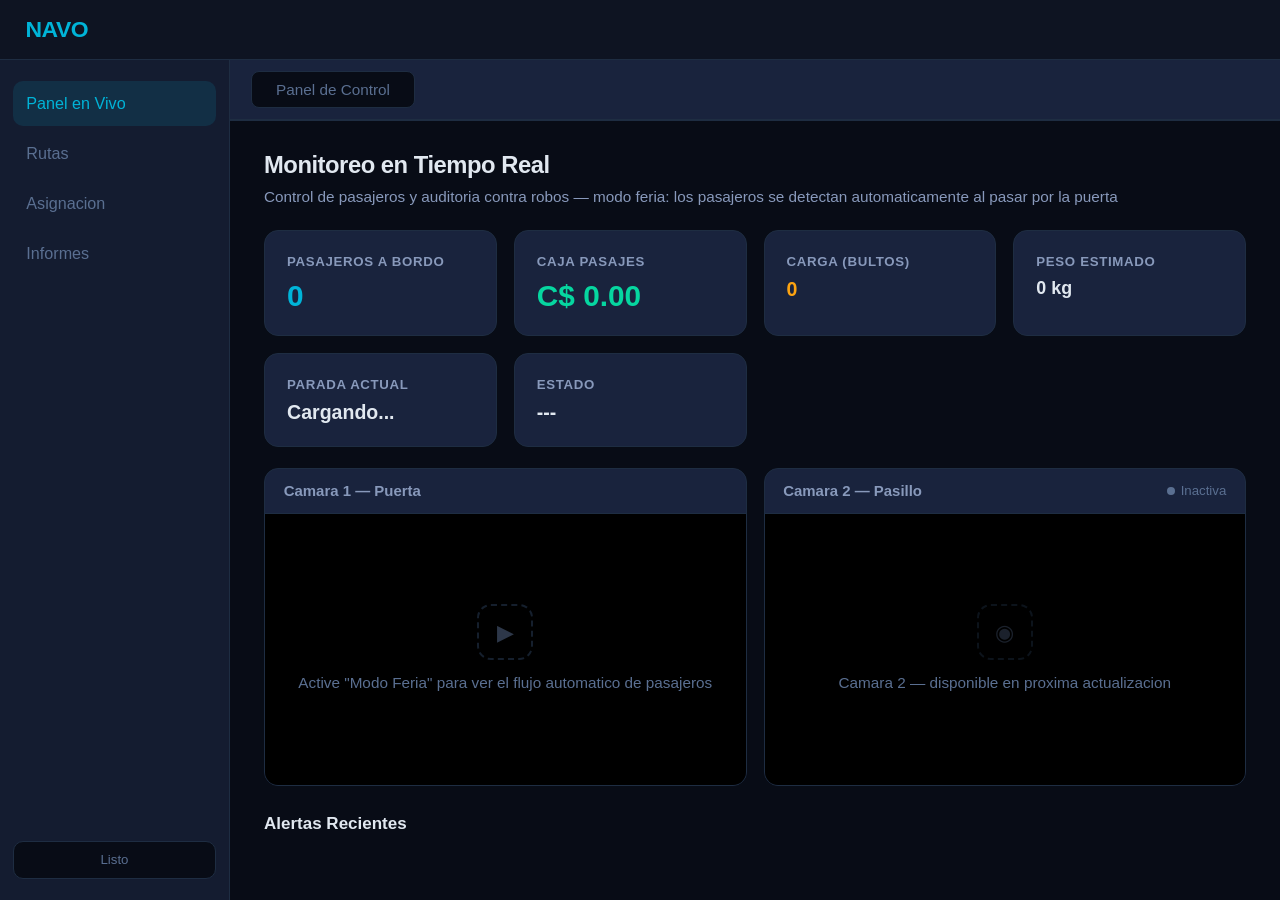
<file: frontend/index.html>
<!DOCTYPE html>
<html lang="es">
<head>
  <meta charset="UTF-8">
  <meta name="viewport" content="width=device-width, initial-scale=1.0">
  <title>NAVO — Panel de Monitoreo</title>
  <link rel="stylesheet" href="css/styles.css">
</head>
<body>
  <header class="topbar">
    <div class="topbar-brand">NAVO</div>
  </header>

  <div class="page">
    <aside class="sidebar">
      <a href="index.html" class="active">Panel en Vivo</a>
      <a href="pages/rutas.html">Rutas</a>
      <a href="pages/asignacion.html">Asignacion</a>
      <a href="pages/informes.html">Informes</a>
      <div class="status-bar" id="prueba-status" style="margin-top:auto;">Listo</div>
    </aside>

    <div class="main-area">
      <div class="toolbar">
        <button class="toolbar-btn" id="btn-panel-control" onclick="togglePanelControl()">Panel de Control</button>
      </div>

      <div class="panel-expand" id="panel-expand">
        <div class="panel-grid">

          <div class="panel-card">
            <h4>Camara</h4>
            <div class="panel-indicator" style="margin-bottom:0.4rem;">
              <span class="panel-dot off" id="cam-dot"></span>
              <span id="cam-status-text">Inactiva</span>
            </div>
            <button class="btn btn-primary btn-block" id="btn-abrir-cam" onclick="abrirCamaraLocal()">Abrir camara</button>
            <button class="btn btn-danger btn-block" id="btn-cerrar-cam" onclick="cerrarCamaraLocal()" style="display:none;">Cerrar camara</button>
          </div>

          <div class="panel-card">
            <h4>Pasajero (manual)</h4>
            <div class="panel-row">
              <span style="font-size:0.78rem;color:var(--text-muted);">Track:</span>
              <input type="number" id="track-id-input" value="1" min="1" class="panel-input">
            </div>
            <button class="btn btn-primary btn-block" onclick="eventoSubir()">Subir pasajero</button>
            <button class="btn btn-success btn-block" onclick="eventoBajar()" style="margin-top:0.2rem;">Bajar pasajero</button>
            <button class="btn btn-warning btn-block" onclick="eventoAgregarCarga()" style="margin-top:0.2rem;">+ Carga (C$10)</button>
          </div>

          <div class="panel-card">
            <h4>Parada (GPS)</h4>
            <div class="panel-paradas" id="parada-buttons"></div>
            <button class="btn-en-ruta" onclick="ponerEnRuta()">En Ruta</button>
          </div>

          <div class="panel-card">
            <h4>YOLO</h4>
            <div class="panel-indicator" style="margin-bottom:0.4rem;">
              <span class="panel-dot off" id="yolo-dot"></span>
              <span id="yolo-status-text">Detenido</span>
            </div>
            <button class="btn btn-primary btn-block" id="btn-yolo-start" onclick="iniciarYOLO()">Iniciar YOLO</button>
            <button class="btn btn-danger btn-block" id="btn-yolo-stop" onclick="detenerYOLO()" style="display:none;">Detener YOLO</button>
          </div>

          <div class="panel-card">
            <h4>Linea de Puerta</h4>
            <div class="panel-row">
              <span style="font-size:0.78rem;color:var(--text-muted);">Mostrar</span>
              <div class="toggle active" id="toggle-linea" onclick="toggleLinea()"></div>
            </div>
            <div class="panel-row" style="margin-top:0.3rem;">
              <input type="range" id="linea-slider" min="10" max="90" value="60" class="linea-slider">
              <span id="linea-valor" class="linea-valor">60%</span>
            </div>
          </div>

          <div class="panel-card">
            <h4>Modo Feria (Demo)</h4>
            <div class="panel-row">
              <div class="toggle" id="toggle-auto" onclick="toggleAutoMode()"></div>
              <div>
                <div class="toggle-label">Automatico</div>
                <div class="toggle-sub">Pasajeros suben/bajan solos</div>
              </div>
            </div>
            <div style="margin-top:0.4rem;font-size:0.78rem;color:var(--text-muted);" id="auto-status">
              Desactivado — use botones manuales
            </div>
          </div>

        </div>
      </div>

      <main class="main-content">
        <div class="page-header">
          <h1>Monitoreo en Tiempo Real</h1>
          <p>Control de pasajeros y auditoria contra robos — modo feria: los pasajeros se detectan automaticamente al pasar por la puerta</p>
        </div>

        <div class="metrics-grid">
          <div class="card">
            <h3>Pasajeros a Bordo</h3>
            <div class="value accent" id="pasajeros-cuenta">0</div>
          </div>
          <div class="card">
            <h3>Caja Pasajes</h3>
            <div class="value success" id="caja-total">C$ 0.00</div>
          </div>
          <div class="card">
            <h3>Carga (Bultos)</h3>
            <div class="value warning" id="carga-cuenta" style="font-size:1.15rem;">0</div>
            <div style="font-size:0.73rem;color:var(--text-muted);" id="carga-ingresos"></div>
          </div>
          <div class="card">
            <h3>Peso Estimado</h3>
            <div class="value" id="peso-estimado" style="font-size:1.05rem;color:var(--text-primary);">0 kg</div>
          </div>
          <div class="card">
            <h3>Parada Actual</h3>
            <div class="value" id="parada-actual" style="font-size:1.15rem;color:var(--text-primary);">Cargando...</div>
          </div>
          <div class="card">
            <h3>Estado</h3>
            <div class="value" id="estado-bus" style="font-size:1.15rem;color:var(--text-primary);">---</div>
          </div>
        </div>

        <div class="cam-grid">

          <div class="cam-view">
            <div class="cam-view-header">
              <h3>Camara 1 — Puerta</h3>
              <div class="panel-indicator" id="cam-info" style="display:none;">
                <span class="panel-dot on"></span>
                <span id="cam-fps" style="font-size:0.78rem;color:var(--success);">0 FPS</span>
              </div>
            </div>
            <div class="cam-wrapper">
              <video id="cam-video" autoplay playsinline muted style="display:none;"></video>
              <canvas id="cam-overlay" style="display:none; position:absolute; top:0; left:0; width:100%; height:100%;"></canvas>
              <div class="cam-placeholder" id="cam-placeholder">
                <div class="cam-icon">&#9654;</div>
                <p>Active "Modo Feria" para ver el flujo automatico de pasajeros</p>
              </div>
            </div>
          </div>

          <div class="cam-view cam-view-2">
            <div class="cam-view-header">
              <h3>Camara 2 — Pasillo</h3>
              <div class="panel-indicator">
                <span class="panel-dot off"></span>
                <span style="font-size:0.78rem;color:var(--text-muted);">Inactiva</span>
              </div>
            </div>
            <div class="cam-wrapper">
              <video id="cam-video-2" autoplay playsinline muted style="display:none;"></video>
              <canvas id="cam-overlay-2" style="display:none; position:absolute; top:0; left:0; width:100%; height:100%;"></canvas>
              <div class="cam-placeholder">
                <div class="cam-icon" style="opacity:0.3;">&#9673;</div>
                <p style="color:var(--text-muted);">Camara 2 — disponible en proxima actualizacion</p>
              </div>
            </div>
          </div>

        </div>

        <div class="alerts-section" style="margin-top:1.5rem;">
          <h2 style="font-size:1rem;font-weight:600;margin-bottom:0.5rem;">Alertas Recientes</h2>
          <div id="main-alertas-lista"></div>
        </div>

      </main>
    </div>
  </div>

  <script src="js/main.js"></script>
</body>
</html>
</file>
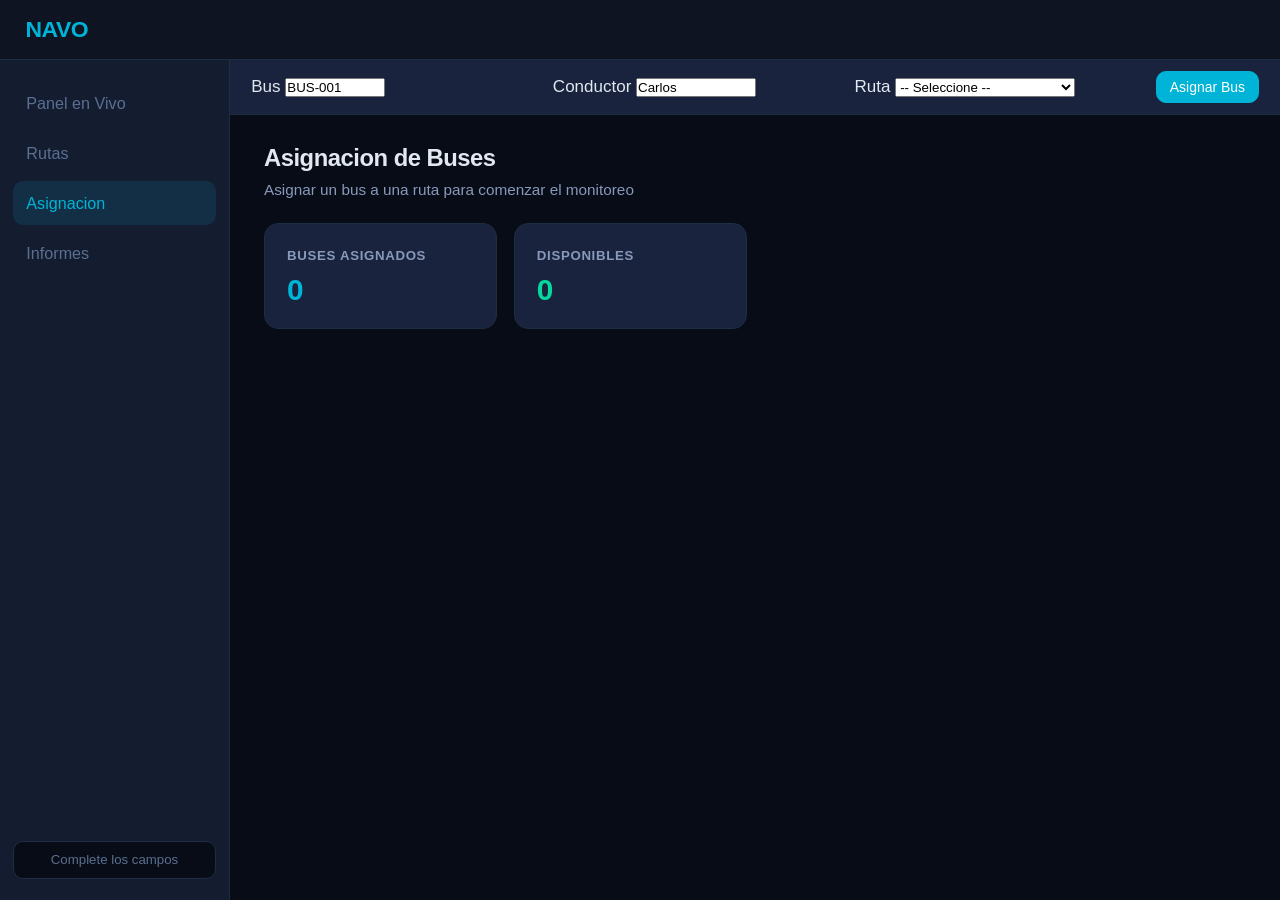
<file: frontend/pages/asignacion.html>
<!DOCTYPE html>
<html lang="es">
<head>
  <meta charset="UTF-8">
  <meta name="viewport" content="width=device-width, initial-scale=1.0">
  <title>NAVO — Asignacion</title>
  <link rel="stylesheet" href="../css/styles.css">
</head>
<body>
  <header class="topbar">
    <div class="topbar-brand">NAVO</div>
  </header>

  <div class="page">
    <aside class="sidebar">
      <a href="../index.html">Panel en Vivo</a>
      <a href="rutas.html">Rutas</a>
      <a href="asignacion.html" class="active">Asignacion</a>
      <a href="informes.html">Informes</a>
      <div class="status-bar" id="asignacion-status" style="margin-top:auto;">Complete los campos</div>
    </aside>

    <div class="main-area">
      <div class="toolbar">
        <div class="toolbar-group" style="flex:1;">
          <span class="toolbar-label">Bus</span>
          <input type="text" id="bus-id-input" value="BUS-001" class="toolbar-input wide" style="width:100px;">
        </div>
        <div class="toolbar-group" style="flex:1;">
          <span class="toolbar-label">Conductor</span>
          <input type="text" id="conductor-input" value="Carlos" class="toolbar-input wide" style="width:120px;">
        </div>
        <div class="toolbar-group" style="flex:1;">
          <span class="toolbar-label">Ruta</span>
          <select id="ruta-select" class="toolbar-input" style="width:180px;">
            <option value="">-- Seleccione --</option>
          </select>
        </div>
        <button class="btn btn-primary btn-sm" onclick="asignarBus()">Asignar Bus</button>
      </div>

      <main class="main-content">
        <div class="page-header">
          <h1>Asignacion de Buses</h1>
          <p>Asignar un bus a una ruta para comenzar el monitoreo</p>
        </div>

        <div class="metrics-grid">
          <div class="card">
            <h3>Buses Asignados</h3>
            <div class="value accent" id="asignados-count">0</div>
          </div>
          <div class="card">
            <h3>Disponibles</h3>
            <div class="value success" id="disponibles-count">0</div>
          </div>
        </div>

        <div id="asignaciones-container"></div>
      </main>
    </div>
  </div>

  <script>
    var API_BASE = "http://localhost:8000";
    var URL_RUTAS = API_BASE + "/api/rutas";
    var URL_ASIGNACIONES = API_BASE + "/api/asignaciones";

    function setStatus(msg, tipo) {
      var el = document.getElementById("asignacion-status");
      el.textContent = msg;
      el.className = "status-bar";
      if (tipo) el.classList.add("status-" + tipo);
    }

    async function init() {
      await Promise.all([cargarRutasSelect(), cargarAsignaciones()]);
    }

    async function cargarRutasSelect() {
      try {
        var res = await fetch(URL_RUTAS);
        var rutas = await res.json();
        var select = document.getElementById("ruta-select");
        select.innerHTML = '<option value="">-- Seleccione --</option>' +
          rutas.map(function(r) { return '<option value="' + r.id + '">' + r.nombre + '</option>'; }).join("");
      } catch(e) {}
    }

    async function cargarAsignaciones() {
      try {
        var res = await fetch(URL_ASIGNACIONES);
        var data = await res.json();
        var asignaciones = data.asignaciones || [];
        var container = document.getElementById("asignaciones-container");

        document.getElementById("asignados-count").textContent = asignaciones.length;
        document.getElementById("disponibles-count").textContent = Math.max(0, 5 - asignaciones.length);

        if (!asignaciones.length) {
          container.innerHTML = '<div class="card" style="padding:2rem;text-align:center;color:var(--text-muted);"><p>No hay buses asignados aun.</p></div>';
          return;
        }

        container.innerHTML = asignaciones.map(function(a) {
          return '<div class="card asignacion-card">' +
            '<div class="asignacion-header">' +
              '<div>' +
                '<h3 style="margin:0;font-size:0.88rem;">' + a.bus_id + '</h3>' +
                '<small style="color:var(--text-muted);">Conductor: ' + (a.conductor || a.nombre || "-") + ' &mdash; Ruta ID: ' + a.ruta_id + '</small>' +
              '</div>' +
              '<div class="asignacion-status ' + (a.activa ? 'status-activa' : 'status-inactiva') + '">' +
                (a.activa ? 'Activa' : 'Inactiva') +
              '</div>' +
            '</div>' +
            (a.ruta_nombre ? '<p style="margin:0.5rem 0 0 0;"><strong style="color:var(--text-secondary);font-size:0.82rem;">Ruta:</strong> <span style="font-size:0.85rem;">' + a.ruta_nombre + '</span></p>' : '') +
            (a.parada_actual ? '<p style="margin:0.1rem 0 0 0;font-size:0.8rem;color:var(--text-muted);">Parada actual: ' + a.parada_actual + '</p>' : '') +
            '<div style="margin-top:0.6rem;">' +
              '<button class="btn btn-sm btn-danger" onclick="desasignarBus(\'' + a.bus_id + '\')">Desasignar</button> ' +
              '<button class="btn btn-sm btn-primary" onclick="activarAsignacion(\'' + a.bus_id + '\')">Activar</button>' +
            '</div>' +
          '</div>';
        }).join("");
      } catch(e) {}
    }

    async function asignarBus() {
      var bus_id = document.getElementById("bus-id-input").value.trim();
      var conductor = document.getElementById("conductor-input").value.trim();
      var ruta_id = document.getElementById("ruta-select").value;
      if (!bus_id || !conductor || !ruta_id) { setStatus("Complete todos los campos", "error"); return; }
      try {
        var res = await fetch(URL_ASIGNACIONES, {
          method: "POST",
          headers: { "Content-Type": "application/json" },
          body: JSON.stringify({ bus_id: bus_id, conductor: conductor, ruta_id: ruta_id }),
        });
        if (!res.ok) { var e = await res.json(); setStatus(e.detail || "Error", "error"); return; }
        document.getElementById("bus-id-input").value = "BUS-00" + (Math.floor(Math.random() * 9) + 2);
        setStatus("Bus asignado", "ok");
        await Promise.all([cargarRutasSelect(), cargarAsignaciones()]);
      } catch(e) { setStatus("Error de conexion", "error"); }
    }

    async function desasignarBus(bus_id) {
      if (!confirm("Desasignar " + bus_id + "?")) return;
      try {
        await fetch(URL_ASIGNACIONES + "/" + bus_id, { method: "DELETE" });
        setStatus("Bus desasignado", "ok");
        cargarAsignaciones();
      } catch(e) { setStatus("Error de conexion", "error"); }
    }

    async function activarAsignacion(bus_id) {
      try {
        await fetch(API_BASE + "/api/cambiar-estado-bus", {
          method: "POST",
          headers: { "Content-Type": "application/json" },
          body: JSON.stringify({ bus_id: bus_id, estado: "EN_RUTA" }),
        });
        setStatus("Bus activado", "ok");
        cargarAsignaciones();
      } catch(e) { setStatus("Error de conexion", "error"); }
    }

    document.addEventListener("DOMContentLoaded", init);
  </script>
</body>
</html>
</file>
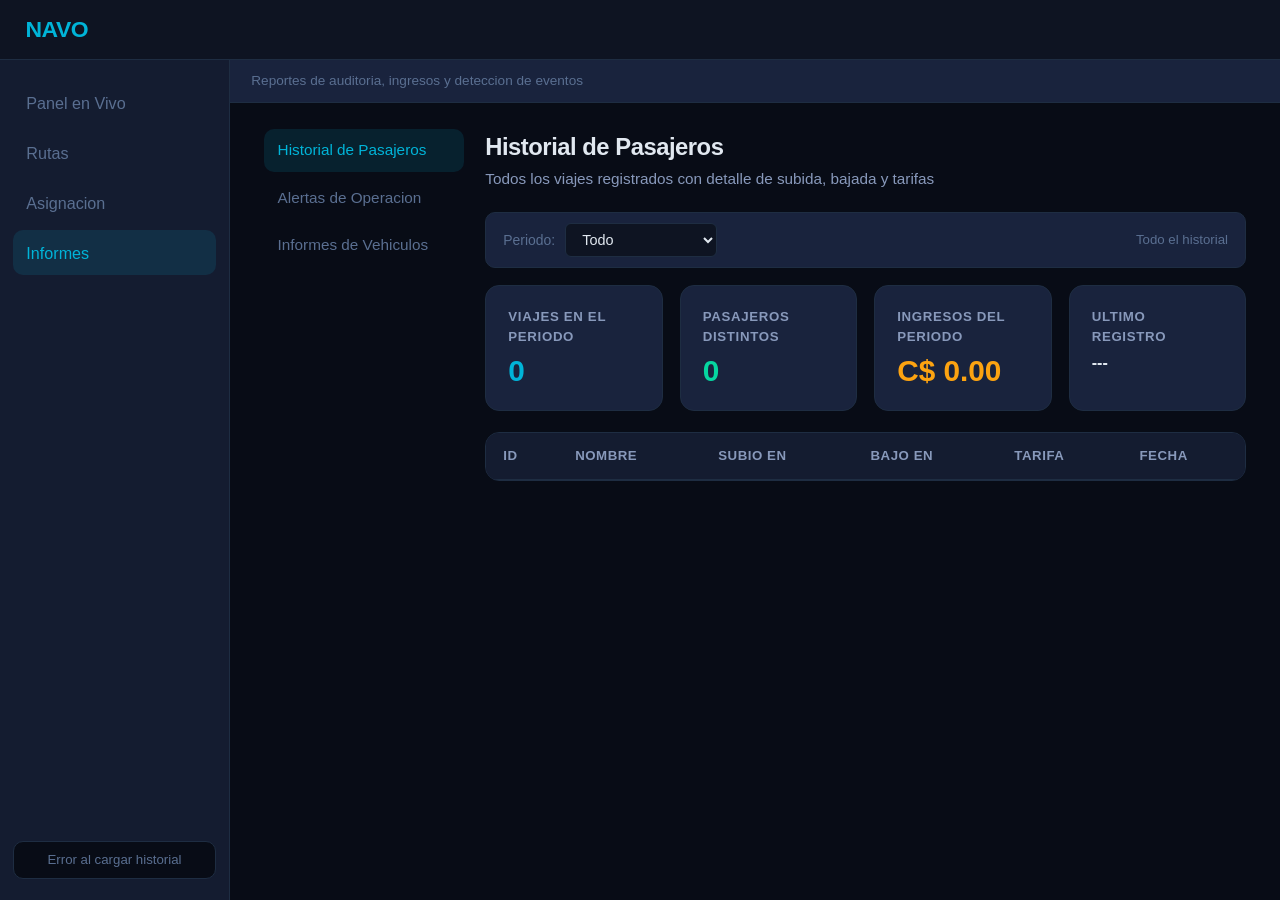
<file: frontend/pages/informes.html>
<!DOCTYPE html>
<html lang="es">
<head>
  <meta charset="UTF-8">
  <meta name="viewport" content="width=device-width, initial-scale=1.0">
  <title>NAVO — Informes</title>
  <link rel="stylesheet" href="../css/styles.css">
</head>
<body>
  <header class="topbar">
    <div class="topbar-brand">NAVO</div>
  </header>

  <div class="page">
    <aside class="sidebar">
      <a href="../index.html">Panel en Vivo</a>
      <a href="rutas.html">Rutas</a>
      <a href="asignacion.html">Asignacion</a>
      <a href="informes.html" class="active">Informes</a>
      <div class="status-bar" style="margin-top:auto;font-size:0.78rem;" id="informes-status">Cargando...</div>
    </aside>

    <div class="main-area">
      <div class="toolbar">
        <span style="color:var(--text-muted);font-size:0.8rem;">Reportes de auditoria, ingresos y deteccion de eventos</span>
      </div>

      <main class="main-content" style="display:flex;gap:1.25rem;">

        <!-- MENU LATERAL DE INFORMES -->
        <nav class="informes-nav">
          <a class="informes-nav-item active" data-tab="pasajeros" onclick="cambiarTab('pasajeros')">Historial de Pasajeros</a>
          <a class="informes-nav-item" data-tab="alertas" onclick="cambiarTab('alertas')">Alertas de Operacion</a>
          <a class="informes-nav-item" data-tab="vehiculos" onclick="cambiarTab('vehiculos')">Informes de Vehiculos</a>
        </nav>

        <!-- CONTENIDO -->
        <div class="informes-content">

          <!-- TAB: HISTORIAL DE PASAJEROS -->
          <div class="tab-content" id="tab-pasajeros">
            <div class="page-header">
              <h1>Historial de Pasajeros</h1>
              <p>Todos los viajes registrados con detalle de subida, bajada y tarifas</p>
            </div>

            <div class="filter-bar">
              <label style="font-size:0.82rem;color:var(--text-muted);">Periodo:</label>
              <select id="filtro-semana" onchange="cargarHistorialPasajeros()" class="filter-select">
                <option value="hoy">Hoy</option>
                <option value="ayer">Ayer</option>
                <option value="semana">Esta semana</option>
                <option value="semana-pasada">Semana pasada</option>
                <option value="mes">Este mes</option>
                <option value="todo" selected>Todo</option>
              </select>
              <span style="margin-left:auto;font-size:0.78rem;color:var(--text-muted);" id="rango-label">Cargando...</span>
            </div>

            <div class="metrics-grid">
              <div class="card">
                <h3>Viajes en el Periodo</h3>
                <div class="value accent" id="total-viajes">0</div>
              </div>
              <div class="card">
                <h3>Pasajeros Distintos</h3>
                <div class="value success" id="total-pasajeros">0</div>
              </div>
              <div class="card">
                <h3>Ingresos del Periodo</h3>
                <div class="value warning" id="total-ingresos">C$ 0.00</div>
              </div>
              <div class="card">
                <h3>Ultimo Registro</h3>
                <div class="value" id="ultima-actualizacion" style="font-size:0.95rem;color:var(--text-primary);">---</div>
              </div>
            </div>

            <div class="table-wrap">
              <table>
                <thead>
                  <tr>
                    <th>ID</th>
                    <th>Nombre</th>
                    <th>Subio en</th>
                    <th>Bajo en</th>
                    <th>Tarifa</th>
                    <th>Fecha</th>
                  </tr>
                </thead>
                <tbody id="tabla-historial"></tbody>
              </table>
            </div>
          </div>

          <!-- TAB: ALERTAS DE OPERACION -->
          <div class="tab-content" id="tab-alertas" style="display:none;">
            <div class="page-header">
              <h1>Alertas de Operacion</h1>
              <p>Eventos criticos que requieren atencion del dueno — incidentaless no se muestran como alertas</p>
            </div>

            <div class="metrics-grid">
              <div class="card">
                <h3>Alertas Criticas</h3>
                <div class="value danger" id="alerta-cantidad">0</div>
              </div>
              <div class="card">
                <h3>Pasajeros a Bordo</h3>
                <div class="value accent" id="alerta-pasajeros">0</div>
              </div>
              <div class="card">
                <h3>Total Ingresos</h3>
                <div class="value success" id="alerta-ingresos">C$ 0.00</div>
              </div>
              <div class="card">
                <h3>Total Viajes</h3>
                <div class="value" id="alerta-viajes" style="color:var(--text-primary);">0</div>
              </div>
            </div>

            <div id="alertas-container">
              <h2 style="font-size:0.9rem;font-weight:600;color:var(--danger);margin-bottom:0.5rem;">Criticas</h2>
              <div id="alertas-lista"></div>
            </div>
          </div>

          <!-- TAB: INFORMES DE VEHICULOS -->
          <div class="tab-content" id="tab-vehiculos" style="display:none;">
            <div class="page-header">
              <h1>Informes de Vehiculos</h1>
              <p>Resumen operativo del bus</p>
            </div>

            <div class="metrics-grid">
              <div class="card">
                <h3>Viajes Realizados</h3>
                <div class="value accent" id="veh-viajes">0</div>
              </div>
              <div class="card">
                <h3>Pasajeros Transportados</h3>
                <div class="value success" id="veh-pasajeros">0</div>
              </div>
              <div class="card">
                <h3>Total Ingresos</h3>
                <div class="value warning" id="veh-ingresos">C$ 0.00</div>
              </div>
              <div class="card">
                <h3>Ingresos Carga</h3>
                <div class="value" id="veh-carga-ingresos" style="color:var(--warning);">C$ 0.00</div>
              </div>
              <div class="card">
                <h3>Alertas Registradas</h3>
                <div class="value warning" id="veh-alertas">0</div>
              </div>
              <div class="card">
                <h3>Peso Estimado</h3>
                <div class="value" id="veh-peso" style="font-size:1rem;color:var(--text-primary);">0 kg</div>
                <div style="font-size:0.73rem;color:var(--text-muted);" id="veh-peso-limite"></div>
              </div>
            </div>

            <div class="card" style="margin-bottom:1rem;">
              <h3 style="margin-bottom:0.4rem;">Pasajeros Actualmente a Bordo</h3>
              <div class="value" id="veh-pasajeros-actuales" style="font-size:1.3rem;color:var(--accent);">0</div>
              <div style="font-size:0.78rem;color:var(--text-muted);" id="veh-limite-pasajeros"></div>
            </div>

            <div class="card modulo-prox">
              <h3 style="margin-bottom:0.8rem;">Modulos de Auditoria — Proximamente</h3>
              <p style="color:var(--text-muted);font-size:0.85rem;margin-bottom:1rem;">
                Con la camara y GPS instalados, estos modulos detectaran automaticamente incidentes que los buseros suelen ocultar.
              </p>
              <div class="modulo-grid">
                <div class="modulo-item">
                  <div class="modulo-icon warning">&#9888;</div>
                  <div class="modulo-body">
                    <strong>Exceso de Velocidad</strong>
                    <span>Deteccion por camara + GPS cuando el bus supera los limites</span>
                  </div>
                  <span class="modulo-badge">Proximamente</span>
                </div>
                <div class="modulo-item">
                  <div class="modulo-icon accent">&#8635;</div>
                  <div class="modulo-body">
                    <strong>Desvios de Ruta</strong>
                    <span>Alerta cuando el GPS muestra que el bus se salio del recorrido asignado</span>
                  </div>
                  <span class="modulo-badge">Proximamente</span>
                </div>
                <div class="modulo-item">
                  <div class="modulo-icon warning">&#9202;</div>
                  <div class="modulo-body">
                    <strong>Paradas No Registradas</strong>
                    <span>El bus se detiene donde no hay parada en la ruta — posible descarga ilegal</span>
                  </div>
                  <span class="modulo-badge">Proximamente</span>
                </div>
                <div class="modulo-item">
                  <div class="modulo-icon danger">&#9888;</div>
                  <div class="modulo-body">
                    <strong>Detenciones por Autoridad</strong>
                    <span>El bus queda inmovi mucho tiempo fuera de parada (reten, policia, transito)</span>
                  </div>
                  <span class="modulo-badge">Proximamente</span>
                </div>
                <div class="modulo-item">
                  <div class="modulo-icon danger">&#9889;</div>
                  <div class="modulo-body">
                    <strong>Apagados No Autorizados</strong>
                    <span>El sistema se desconecta repentinamente — posible manipulacion</span>
                  </div>
                  <span class="modulo-badge">Proximamente</span>
                </div>
                <div class="modulo-item">
                  <div class="modulo-icon accent">&#9776;</div>
                  <div class="modulo-body">
                    <strong>Aforo y Sobreocupacion</strong>
                    <span>Conteo en tiempo real de pasajeros vs capacidad maxima del bus</span>
                  </div>
                  <span class="modulo-badge">Proximamente</span>
                </div>
              </div>
            </div>
          </div>

        </div>
      </main>
    </div>
  </div>

  <script>
    const API = "http://localhost:8000";

    function cambiarTab(tab) {
      document.querySelectorAll(".tab-content").forEach(el => el.style.display = "none");
      document.querySelectorAll(".informes-nav-item").forEach(el => el.classList.remove("active"));
      document.getElementById("tab-" + tab).style.display = "block";
      document.querySelector("[data-tab='" + tab + "']").classList.add("active");
      if (tab === "pasajeros") cargarHistorialPasajeros();
      else if (tab === "alertas") cargarAlertas();
      else cargarInformesVehiculos();
    }

    function obtenerRangoFechas() {
      const opt = document.getElementById("filtro-semana").value;
      const ahora = new Date();
      const yyyy = ahora.getFullYear();
      const mm = String(ahora.getMonth() + 1).padStart(2, "0");
      const dd = String(ahora.getDate()).padStart(2, "0");
      const hoy = yyyy + "-" + mm + "-" + dd;
      const dias = n => { const d = new Date(ahora); d.setDate(d.getDate() - n); return d.toISOString().slice(0, 10); };
      const inicioSemana = () => { const d = new Date(ahora); d.setDate(d.getDate() - d.getDay()); return d.toISOString().slice(0, 10); };
      const finSemana = () => { const d = new Date(ahora); d.setDate(d.getDate() + (6 - d.getDay())); return d.toISOString().slice(0, 10); };

      let desde, hasta, label;
      switch (opt) {
        case "hoy":
          desde = hoy; hasta = hoy; label = "Hoy, " + hoy;
          break;
        case "ayer":
          desde = dias(1); hasta = dias(1); label = "Ayer, " + dias(1);
          break;
        case "semana":
          desde = inicioSemana(); hasta = finSemana();
          label = "Semana del " + desde + " al " + hasta;
          break;
        case "semana-pasada":
          const ini = new Date(ahora); ini.setDate(ini.getDate() - ini.getDay() - 7);
          const fin = new Date(ahora); fin.setDate(fin.getDate() - fin.getDay() - 1);
          desde = ini.toISOString().slice(0, 10);
          hasta = fin.toISOString().slice(0, 10);
          label = "Semana del " + desde + " al " + hasta;
          break;
        case "mes":
          desde = yyyy + "-" + mm + "-01";
          hasta = hoy;
          label = "Mes de " + (["Enero","Febrero","Marzo","Abril","Mayo","Junio","Julio","Agosto","Septiembre","Octubre","Noviembre","Diciembre"])[ahora.getMonth()];
          break;
        default:
          desde = null; hasta = null; label = "Todo el historial";
      }
      document.getElementById("rango-label").textContent = label;
      return { desde, hasta };
    }

    async function cargarHistorialPasajeros() {
      try {
        const rango = obtenerRangoFechas();
        let url = API + "/api/informes/pasajeros";
        const params = [];
        if (rango.desde) params.push("desde=" + rango.desde);
        if (rango.hasta) params.push("hasta=" + rango.hasta);
        if (params.length) url += "?" + params.join("&");

        const res = await fetch(url);
        const data = await res.json();
        document.getElementById("total-viajes").textContent = data.total_viajes;
        document.getElementById("total-pasajeros").textContent = data.total_pasajeros;
        document.getElementById("total-ingresos").textContent = "C$ " + data.total_ingresos.toFixed(2);
        document.getElementById("ultima-actualizacion").textContent = data.viajes.length > 0
          ? new Date(data.viajes[0].timestamp).toLocaleString("es-NI") : "---";

        const tbody = document.getElementById("tabla-historial");
        tbody.innerHTML = data.viajes.map(v => {
          const ts = v.timestamp ? new Date(v.timestamp).toLocaleString("es-NI") : "---";
          const tarifa = v.tarifa ? "C$ " + v.tarifa.toFixed(2) : "---";
          return "<tr><td>" + v.id + "</td><td>" + (v.nombre || "ID " + v.track_id) + "</td><td>" + (v.origen || "---") + "</td><td>" + (v.destino || "---") + "</td><td>" + tarifa + "</td><td>" + ts + "</td></tr>";
        }).join("");
      } catch (e) {
        document.getElementById("informes-status").textContent = "Error al cargar historial";
      }
    }

    async function cargarAlertas() {
      try {
        const [vehRes, alertasRes, incidentesRes] = await Promise.all([
          fetch(API + "/api/informes/vehiculos"),
          fetch(API + "/api/alertas-fraude"),
          fetch(API + "/api/incidentes"),
        ]);
        const veh = await vehRes.json();
        const alertas = await alertasRes.json();
        const incidentes = await incidentesRes.json();

        document.getElementById("alerta-cantidad").textContent = veh.alertas;
        document.getElementById("alerta-pasajeros").textContent = veh.pasajeros_actuales;
        document.getElementById("alerta-ingresos").textContent = "C$ " + veh.total_ingresos.toFixed(2);
        document.getElementById("alerta-viajes").textContent = veh.total_viajes;

        const lista = document.getElementById("alertas-lista");
        let html = "";

        html += '<h2 style="font-size:0.9rem;font-weight:600;color:var(--danger);margin-bottom:0.5rem;">Criticas</h2>';
        if (alertas.length === 0) {
          html += '<p style="color:var(--success);font-size:0.9rem;margin-bottom:1rem;">No hay alertas criticas. La operacion esta bajo control.</p>';
        } else {
          html += alertas.slice().reverse().map(a => {
            const ts = a.ultimo_timestamp ? new Date(a.ultimo_timestamp).toLocaleString("es-NI") : "---";
            const tipo = (a.tipo || "evento").replace(/_/g, " ");
            const conteo = a.conteo || 1;
            const badge = conteo > 1 ? `<span class="alerta-badge">x${conteo}</span>` : "";
            const detalle = (a.detalle && a.detalle.length > 0)
              ? a.detalle.map(d =>
                  `<div class="alerta-detalle-item">
                    <span class="alerta-detalle-time">${new Date(d.fecha).toLocaleString("es-NI")}</span>
                    <span class="alerta-detalle-motivo">${d.motivo || ""}</span>
                    <span class="alerta-detalle-recom">${d.recomendacion || ""}</span>
                  </div>`
                ).join("")
              : "";
            return `<div class="alerta-card critica" onclick="this.classList.toggle('expanded')">
              <div class="alerta-card-header">
                <strong>${tipo}</strong> ${badge}
                <span class="alerta-time">${ts}</span>
              </div>
              <p>${a.mensaje || ""}</p>
              ${detalle ? `<div class="alerta-detalle">${detalle}</div>` : ""}
            </div>`;
          }).join("");
        }

        html += '<h2 style="font-size:0.9rem;font-weight:600;color:var(--text-muted);margin:1rem 0 0.5rem 0;">Incidentes Menores (solo informativos)</h2>';
        if (incidentes.length === 0) {
          html += '<p style="color:var(--text-muted);font-size:0.9rem;">No hay incidentes registrados.</p>';
        } else {
          html += incidentes.slice().reverse().map(a => {
            const ts = a.timestamp ? new Date(a.timestamp).toLocaleString("es-NI") : "---";
            const tipo = (a.tipo || "evento").replace(/_/g, " ");
            return "<div class='alerta-card incidente'><strong>" + tipo + "</strong><p>" + a.mensaje + "</p><div class='alerta-time'>" + ts + "</div></div>";
          }).join("");
        }

        lista.innerHTML = html;
      } catch (e) {
        document.getElementById("informes-status").textContent = "Error al cargar alertas";
      }
    }

    async function cargarInformesVehiculos() {
      try {
        const res = await fetch(API + "/api/informes/vehiculos");
        const veh = await res.json();

        document.getElementById("veh-viajes").textContent = veh.total_viajes;
        document.getElementById("veh-pasajeros").textContent = veh.total_pasajeros;
        document.getElementById("veh-ingresos").textContent = "C$ " + veh.total_ingresos.toFixed(2);
        document.getElementById("veh-alertas").textContent = veh.alertas;
        document.getElementById("veh-pasajeros-actuales").textContent = veh.pasajeros_actuales;
        document.getElementById("veh-carga-ingresos").textContent = "C$ " + (veh.total_carga || 0).toFixed(2);
        document.getElementById("veh-peso").textContent = (veh.peso_estimado_kg || 0) + " kg";
        document.getElementById("veh-peso-limite").textContent = "Limite: " + (veh.limite_peso_kg || 6800) + " kg";
        document.getElementById("veh-limite-pasajeros").textContent = "Capacidad: " + (veh.limite_pasajeros || 80) + " pasajeros";
      } catch (e) {
        document.getElementById("informes-status").textContent = "Error al cargar informes";
      }
    }

    document.addEventListener("DOMContentLoaded", function() {
      cargarHistorialPasajeros();
      setInterval(function() {
        const active = document.querySelector(".informes-nav-item.active");
        if (active) cambiarTab(active.dataset.tab);
      }, 5000);
    });
  </script>
</body>
</html>
</file>
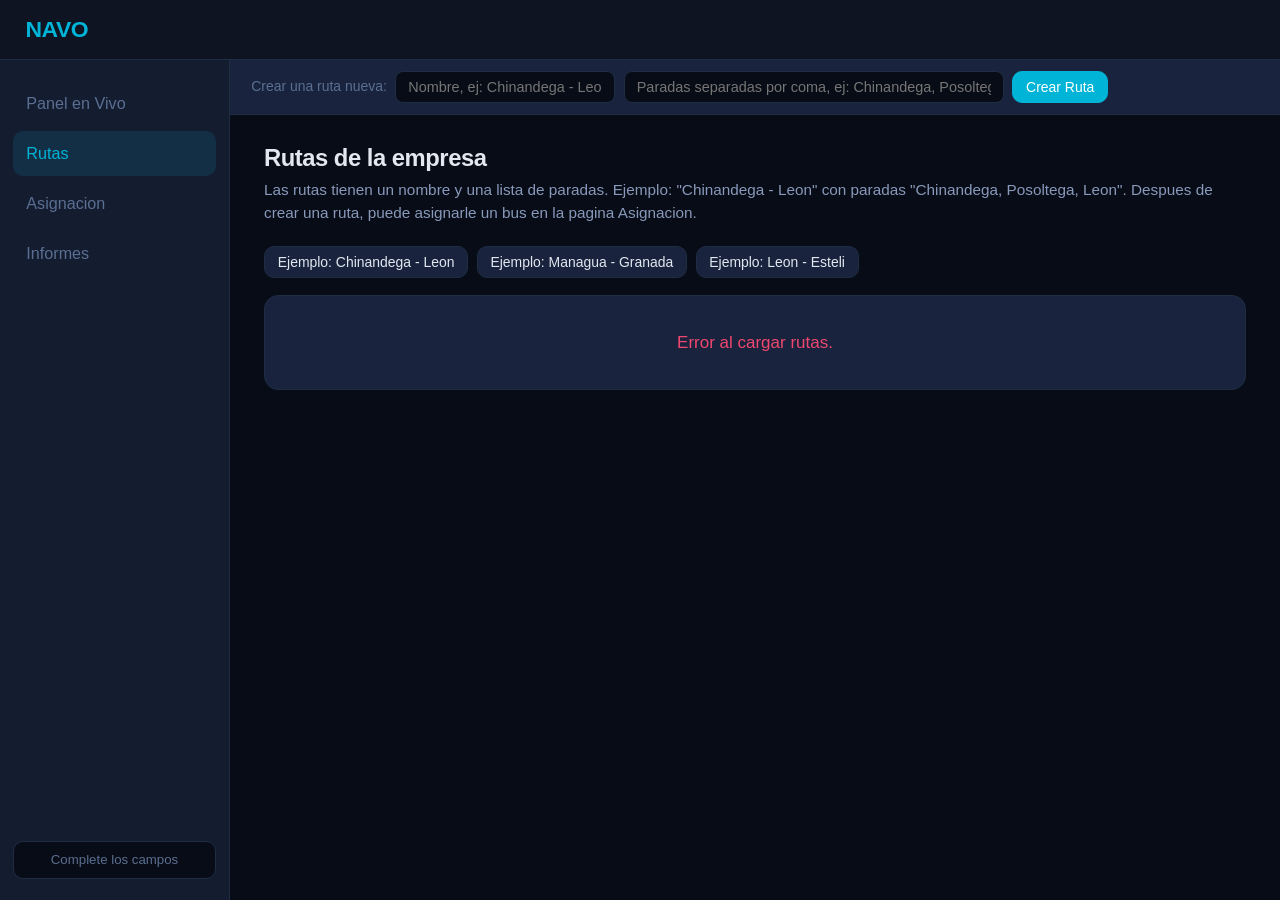
<file: frontend/pages/rutas.html>
<!DOCTYPE html>
<html lang="es">
<head>
  <meta charset="UTF-8">
  <meta name="viewport" content="width=device-width, initial-scale=1.0">
  <title>NAVO — Rutas</title>
  <link rel="stylesheet" href="../css/styles.css">
</head>
<body>
  <header class="topbar">
    <div class="topbar-brand">NAVO</div>
  </header>

  <div class="page">
    <aside class="sidebar">
      <a href="../index.html">Panel en Vivo</a>
      <a href="rutas.html" class="active">Rutas</a>
      <a href="asignacion.html">Asignacion</a>
      <a href="informes.html">Informes</a>
      <div class="status-bar" id="ruta-status" style="margin-top:auto;">Complete los campos</div>
    </aside>

    <div class="main-area">
      <div class="toolbar" style="flex-wrap:wrap;gap:0.5rem;">
        <span style="font-size:0.82rem;color:var(--text-muted);">Crear una ruta nueva:</span>
        <input type="text" id="ruta-nombre" placeholder="Nombre, ej: Chinandega - Leon" style="background:var(--bg-deep);border:1px solid var(--border);color:var(--text-primary);padding:0.4rem 0.7rem;border-radius:8px;font-size:0.85rem;width:220px;">
        <input type="text" id="ruta-paradas" placeholder="Paradas separadas por coma, ej: Chinandega, Posoltega, Leon" style="background:var(--bg-deep);border:1px solid var(--border);color:var(--text-primary);padding:0.4rem 0.7rem;border-radius:8px;font-size:0.85rem;width:380px;">
        <button class="btn btn-primary btn-sm" onclick="crearRuta()">Crear Ruta</button>
      </div>

      <main class="main-content">
        <div class="page-header">
          <h1>Rutas de la empresa</h1>
          <p>Las rutas tienen un nombre y una lista de paradas. Ejemplo: "Chinandega - Leon" con paradas "Chinandega, Posoltega, Leon". Despues de crear una ruta, puede asignarle un bus en la pagina Asignacion.</p>
        </div>

        <div style="display:flex;flex-wrap:wrap;gap:0.5rem;margin-bottom:1rem;">
          <button class="btn btn-sm btn-ghost" onclick="cargarEjemplo('Chinandega - Leon', 'Chinandega, Posoltega, Leon')">Ejemplo: Chinandega - Leon</button>
          <button class="btn btn-sm btn-ghost" onclick="cargarEjemplo('Managua - Granada', 'Managua, Masaya, Granada')">Ejemplo: Managua - Granada</button>
          <button class="btn btn-sm btn-ghost" onclick="cargarEjemplo('Leon - Esteli', 'Leon, Esteli')">Ejemplo: Leon - Esteli</button>
        </div>

        <div id="rutas-container"></div>
      </main>
    </div>
  </div>

  <script>
    const API_BASE = "http://localhost:8000";
    const URL_RUTAS = API_BASE + "/api/rutas";

    function setStatus(msg, tipo) {
      const el = document.getElementById("ruta-status");
      if (!el) return;
      el.textContent = msg;
      el.className = "status-bar";
      if (tipo) el.classList.add("status-" + tipo);
    }

    function cargarEjemplo(nombre, paradas) {
      document.getElementById("ruta-nombre").value = nombre;
      document.getElementById("ruta-paradas").value = paradas;
      setStatus("Ejemplo cargado, presione 'Crear Ruta'", "ok");
    }

    async function cargarRutas() {
      try {
        const res = await fetch(URL_RUTAS);
        const rutas = await res.json();
        const container = document.getElementById("rutas-container");
        if (!rutas.length) {
          container.innerHTML = '<div class="card" style="padding:2rem;text-align:center;color:var(--text-muted);"><p>Todavia no hay rutas. Escriba el nombre y las paradas arriba y presione "Crear Ruta".</p></div>';
          return;
        }
        container.innerHTML = rutas.map(r => {
          const paradas = Array.isArray(r.paradas)
            ? r.paradas.map(p => typeof p === "string" ? p : p.nombre).filter(Boolean)
            : [];
          return '<div class="card ruta-card">' +
            '<div class="ruta-header">' +
              '<h3>' + r.nombre + '</h3>' +
              '<div class="ruta-acciones">' +
                '<button class="btn btn-sm btn-primary" onclick="editarRuta(\'' + r.id + '\')">Editar</button>' +
                '<button class="btn btn-sm btn-danger" onclick="eliminarRuta(\'' + r.id + '\')">Eliminar</button>' +
              '</div>' +
            '</div>' +
            '<div class="ruta-paradas">' + paradas.map(p => '<span class="parada-tag">' + p + '</span>').join("") + '</div>' +
            '<span class="ruta-id">ID: ' + r.id + '</span>' +
          '</div>';
        }).join("");
      } catch(e) {
        document.getElementById("rutas-container").innerHTML = '<div class="card" style="padding:2rem;text-align:center;color:var(--danger);"><p>Error al cargar rutas.</p></div>';
      }
    }

    async function crearRuta() {
      const nombre = document.getElementById("ruta-nombre").value.trim();
      const paradasStr = document.getElementById("ruta-paradas").value.trim();
      if (!nombre || !paradasStr) { setStatus("Escriba el nombre y las paradas primero", "error"); return; }
      const paradas = paradasStr.split(",").map(p => p.trim()).filter(Boolean);
      try {
        const res = await fetch(URL_RUTAS, {
          method: "POST",
          headers: { "Content-Type": "application/json" },
          body: JSON.stringify({ nombre, paradas }),
        });
        if (!res.ok) { const e = await res.json(); setStatus(e.detail || "Error", "error"); return; }
        document.getElementById("ruta-nombre").value = "";
        document.getElementById("ruta-paradas").value = "";
        setStatus("Ruta creada correctamente", "ok");
        cargarRutas();
      } catch(e) { setStatus("Error de conexion", "error"); }
    }

    async function eliminarRuta(id) {
      if (!confirm("Eliminar esta ruta?")) return;
      try {
        await fetch(URL_RUTAS + "/" + id, { method: "DELETE" });
        setStatus("Ruta eliminada", "ok");
        cargarRutas();
      } catch(e) { setStatus("Error de conexion", "error"); }
    }

    async function editarRuta(id) {
      const nuevoNombre = prompt("Nuevo nombre de la ruta:");
      if (!nuevoNombre) return;
      const nuevasParadas = prompt("Nuevas paradas (separadas por coma):");
      if (!nuevasParadas) return;
      const paradas = nuevasParadas.split(",").map(p => p.trim()).filter(Boolean);
      try {
        const res = await fetch(URL_RUTAS + "/" + id, {
          method: "PUT",
          headers: { "Content-Type": "application/json" },
          body: JSON.stringify({ nombre: nuevoNombre, paradas }),
        });
        if (!res.ok) { const e = await res.json(); setStatus(e.detail || "Error", "error"); return; }
        setStatus("Ruta actualizada", "ok");
        cargarRutas();
      } catch(e) { setStatus("Error de conexion", "error"); }
    }

    document.addEventListener("DOMContentLoaded", cargarRutas);
  </script>
</body>
</html>
</file>
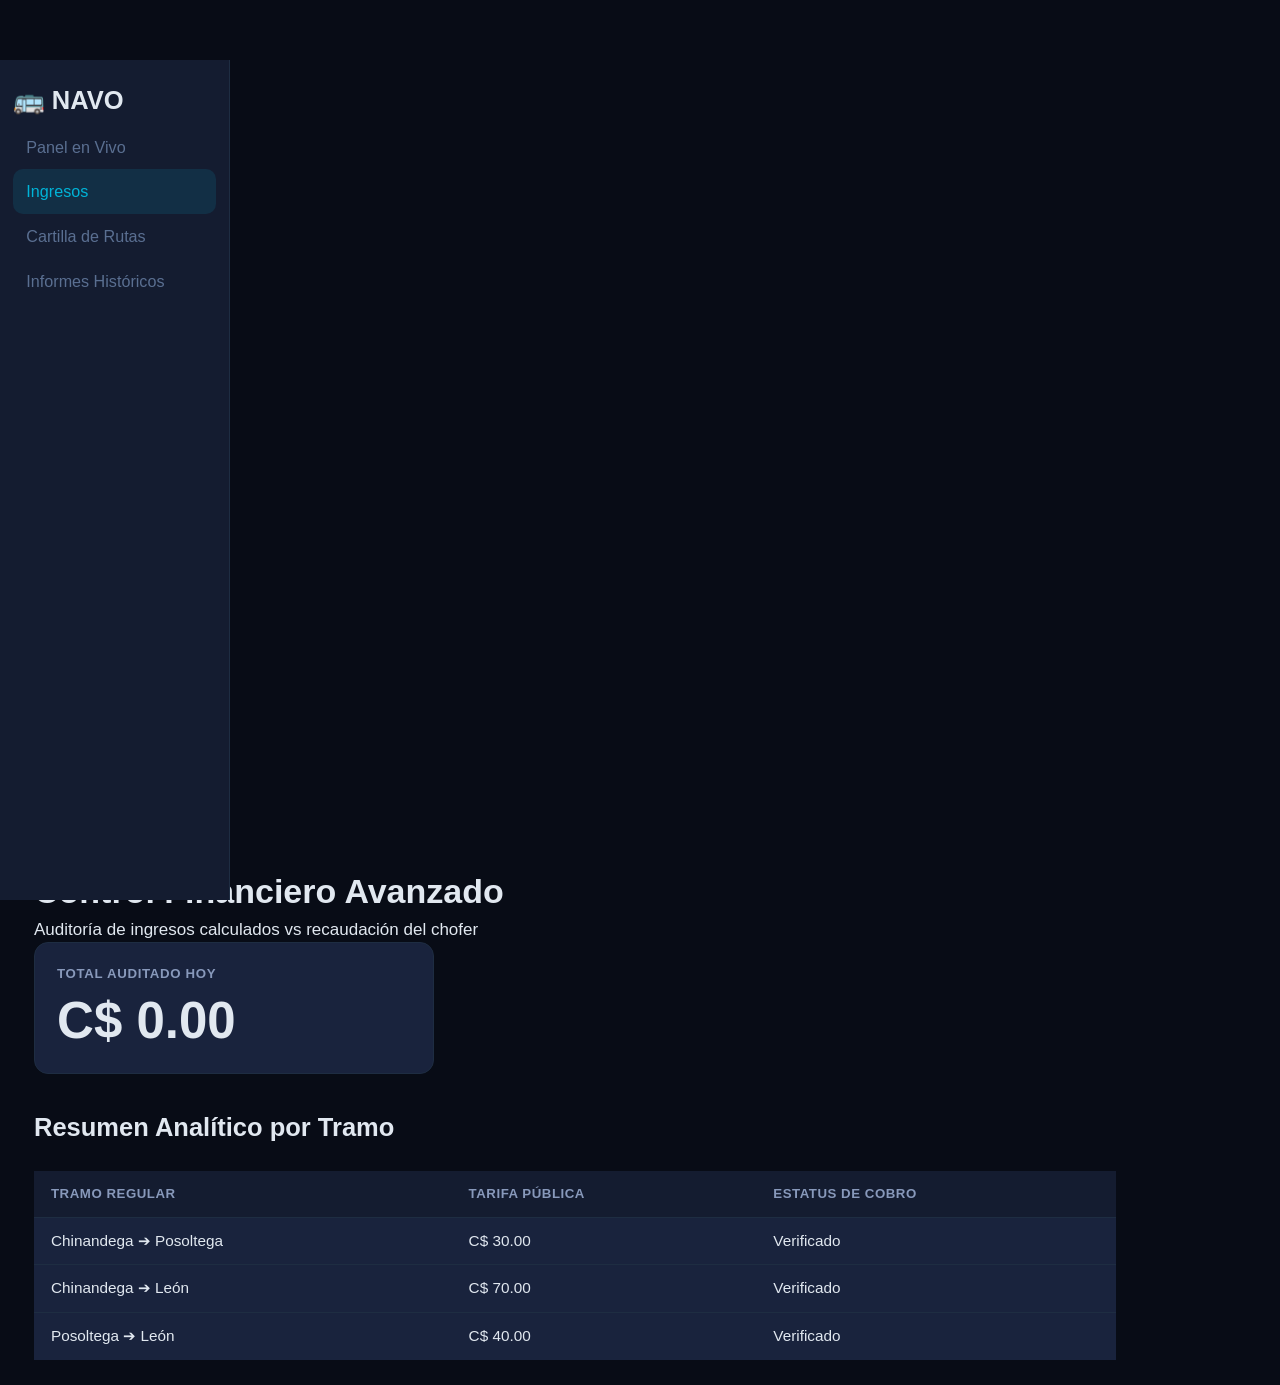
<file: frontend/pages/total_generado.html>
<!DOCTYPE html>
<html lang="es">

<head>
    <meta charset="UTF-8">
    <meta name="viewport" content="width=device-width, initial-scale=1.0">
    <title>NAVO - Ingresos</title>
    <link rel="stylesheet" href="../css/styles.css">
</head>

<body>
    <div class="sidebar">
        <h2>🚌 NAVO</h2>
        <nav>
            <a href="../index.html">Panel en Vivo</a>
            <a href="total_generado.html" class="active">Ingresos</a>
            <a href="rutas.html">Cartilla de Rutas</a>
            <a href="informes.html">Informes Históricos</a>
        </nav>
    </div>

    <div class="main-content">
        <div class="header">
            <h1>Control Financiero Avanzado</h1>
            <p>Auditoría de ingresos calculados vs recaudación del chofer</p>
        </div>

        <div class="card" style="max-width: 400px; margin-bottom: 2rem;">
            <h3>Total Auditado Hoy</h3>
            <div class="value green" id="caja-total" style="font-size: 3rem;">C$ 0.00</div>
        </div>

        <h2>Resumen Analítico por Tramo</h2>
        <br>
        <table>
            <thead>
                <tr>
                    <th>Tramo Regular</th>
                    <th>Tarifa Pública</th>
                    <th>Estatus de Cobro</th>
                </tr>
            </thead>
            <tbody>
                <tr>
                    <td>Chinandega ➔ Posoltega</td>
                    <td>C$ 30.00</td>
                    <td style="color: var(--accent-green);">Verificado</td>
                </tr>
                <tr>
                    <td>Chinandega ➔ León</td>
                    <td>C$ 70.00</td>
                    <td style="color: var(--accent-green);">Verificado</td>
                </tr>
                <tr>
                    <td>Posoltega ➔ León</td>
                    <td>C$ 40.00</td>
                    <td style="color: var(--accent-green);">Verificado</td>
                </tr>
            </tbody>
        </table>
    </div>

    <script src="../js/main.js"></script>

</body>

</html>
</file>
<file: frontend/css/styles.css>
:root {
  --bg-deep: #080c16;
  --bg-primary: #0e1422;
  --bg-secondary: #141c30;
  --bg-card: #19233d;
  --bg-card-hover: #1f2b4a;
  --text-primary: #e1e8f0;
  --text-secondary: #8899bb;
  --text-muted: #5a6f91;
  --accent: #00b4d8;
  --accent-hover: #48cae4;
  --accent-dim: rgba(0, 180, 216, 0.12);
  --accent-glow: rgba(0, 180, 216, 0.3);
  --success: #06d6a0;
  --success-dim: rgba(6, 214, 160, 0.15);
  --warning: #fca311;
  --warning-dim: rgba(252, 163, 17, 0.15);
  --danger: #ef476f;
  --danger-dim: rgba(239, 71, 111, 0.15);
  --border: #1e2d42;
  --border-light: #2a3f5a;
  --radius: 10px;
  --radius-lg: 14px;
  --shadow: 0 4px 20px rgba(0, 0, 0, 0.5);
  --transition: 0.2s ease;
}

* { margin: 0; padding: 0; box-sizing: border-box; }

html { font-size: 17px; }

body {
  font-family: -apple-system, BlinkMacSystemFont, "Segoe UI", Helvetica, Arial, sans-serif;
  background: var(--bg-deep);
  color: var(--text-primary);
  min-height: 100vh;
  line-height: 1.5;
}

.topbar {
  position: fixed; top: 0; left: 0; right: 0;
  height: 60px;
  background: var(--bg-primary);
  border-bottom: 1px solid var(--border);
  display: flex;
  align-items: center;
  padding: 0 1.5rem;
  z-index: 100;
}

.topbar-brand {
  font-size: 1.35rem;
  font-weight: 700;
  color: var(--accent);
  letter-spacing: -0.02em;
}

.page {
  display: flex;
  padding-top: 60px;
  min-height: 100vh;
}

.sidebar {
  width: 230px;
  flex-shrink: 0;
  background: var(--bg-secondary);
  border-right: 1px solid var(--border);
  padding: 1.25rem 0.75rem;
  display: flex;
  flex-direction: column;
  gap: 0.3rem;
  position: sticky;
  top: 60px;
  height: calc(100vh - 60px);
  overflow-y: auto;
}

.sidebar a {
  display: flex;
  align-items: center;
  gap: 0.6rem;
  color: var(--text-muted);
  text-decoration: none;
  padding: 0.6rem 0.8rem;
  border-radius: var(--radius);
  font-size: 0.95rem;
  font-weight: 500;
  transition: var(--transition);
}

.sidebar a:hover { color: var(--text-primary); background: var(--bg-card); }

.sidebar a.active {
  color: var(--accent);
  background: var(--accent-dim);
}

.main-area {
  flex: 1;
  display: flex;
  flex-direction: column;
  min-width: 0;
}

/* ===== TOOLBAR ===== */
.toolbar {
  display: flex;
  align-items: center;
  gap: 0.5rem;
  padding: 0.65rem 1.25rem;
  background: var(--bg-card);
  border-bottom: 1px solid var(--border);
}

.toolbar-btn {
  padding: 0.5rem 1.4rem;
  font-size: 0.9rem;
  border-radius: 8px;
  background: var(--bg-deep);
  border: 1px solid var(--border);
  color: var(--text-muted);
  cursor: pointer;
  transition: var(--transition);
  font-weight: 500;
}

.toolbar-btn:hover { border-color: var(--accent); color: var(--accent); }

.toolbar-btn.active {
  background: var(--accent);
  border-color: var(--accent);
  color: #fff;
}

/* ===== PANEL EXPANDIBLE ===== */
.panel-expand {
  background: var(--bg-secondary);
  border-bottom: 1px solid var(--border);
  overflow: hidden;
  max-height: 0;
  transition: max-height 0.3s ease;
}

.panel-expand.open { max-height: 400px; }

.panel-grid {
  display: grid;
  grid-template-columns: repeat(auto-fit, minmax(200px, 1fr));
  gap: 1rem;
  padding: 1rem 1.25rem;
}

.panel-card {
  background: var(--bg-deep);
  border: 1px solid var(--border);
  border-radius: var(--radius);
  padding: 0.8rem 1rem;
}

.panel-card h4 {
  font-size: 0.75rem;
  font-weight: 600;
  color: var(--text-muted);
  text-transform: uppercase;
  letter-spacing: 0.04em;
  margin-bottom: 0.5rem;
  padding-bottom: 0.35rem;
  border-bottom: 1px solid var(--border);
}

.panel-card .btn {
  padding: 0.4rem 0.75rem;
  font-size: 0.82rem;
}

.panel-card .btn-block { width: 100%; margin-top: 0.3rem; }

.panel-row {
  display: flex;
  align-items: center;
  gap: 0.4rem;
  margin-bottom: 0.35rem;
}

.panel-row:last-child { margin-bottom: 0; }

.panel-input {
  background: var(--bg-primary);
  border: 1px solid var(--border);
  color: var(--text-primary);
  padding: 0.35rem 0.5rem;
  border-radius: 6px;
  font-size: 0.82rem;
  font-family: inherit;
  transition: var(--transition);
  width: 70px;
  text-align: center;
}

.panel-input:focus {
  outline: none;
  border-color: var(--accent);
  box-shadow: 0 0 0 3px var(--accent-glow);
}

.panel-input.wide { width: 140px; text-align: left; }

.panel-dot {
  width: 8px; height: 8px;
  border-radius: 50%;
  flex-shrink: 0;
}

.panel-dot.off { background: var(--text-muted); }
.panel-dot.on { background: var(--success); box-shadow: 0 0 8px var(--success); }

.panel-indicator {
  display: flex;
  align-items: center;
  gap: 0.35rem;
  font-size: 0.82rem;
  color: var(--text-muted);
}

.panel-paradas {
  display: flex;
  flex-wrap: wrap;
  gap: 0.3rem;
}

.panel-paradas .btn-parada {
  background: var(--bg-primary);
  border: 1px solid var(--border);
  color: var(--text-muted);
  padding: 0.3rem 0.55rem;
  border-radius: 6px;
  cursor: pointer;
  font-size: 0.78rem;
  font-weight: 500;
  transition: var(--transition);
}

.panel-paradas .btn-parada:hover { border-color: var(--accent); color: var(--text-primary); }

.panel-paradas .btn-parada.active {
  background: var(--accent-dim);
  border-color: var(--accent);
  color: var(--accent);
}

.btn-en-ruta {
  background: var(--warning-dim);
  border: 1px solid var(--warning);
  color: var(--warning);
  padding: 0.3rem 0.6rem;
  border-radius: 6px;
  cursor: pointer;
  font-size: 0.78rem;
  font-weight: 600;
  transition: var(--transition);
  width: 100%;
  margin-top: 0.3rem;
}

.btn-en-ruta:hover { background: var(--warning); color: #000; }

/* toggle switch */
.toggle-wrap {
  display: flex;
  align-items: center;
  gap: 0.6rem;
}

.toggle {
  position: relative;
  width: 42px;
  height: 24px;
  background: var(--bg-primary);
  border: 1px solid var(--border);
  border-radius: 12px;
  cursor: pointer;
  transition: var(--transition);
  flex-shrink: 0;
}

.toggle.active { background: var(--success); border-color: var(--success); }

.toggle::after {
  content: "";
  position: absolute;
  top: 2px; left: 2px;
  width: 18px; height: 18px;
  background: var(--text-primary);
  border-radius: 50%;
  transition: var(--transition);
}

.toggle.active::after { left: 20px; }

.toggle-label {
  font-size: 0.85rem;
  color: var(--text-primary);
}

.toggle-sub {
  font-size: 0.72rem;
  color: var(--text-muted);
}

/* ===== LINEA SLIDER ===== */
.linea-slider {
  -webkit-appearance: none;
  appearance: none;
  flex: 1;
  height: 6px;
  background: var(--bg-primary);
  border-radius: 3px;
  outline: none;
  cursor: pointer;
}

.linea-slider::-webkit-slider-thumb {
  -webkit-appearance: none;
  width: 18px;
  height: 18px;
  background: var(--accent);
  border-radius: 50%;
  cursor: pointer;
  border: 2px solid var(--bg-deep);
  box-shadow: 0 0 6px var(--accent-glow);
}

.linea-slider::-moz-range-thumb {
  width: 18px;
  height: 18px;
  background: var(--accent);
  border-radius: 50%;
  cursor: pointer;
  border: 2px solid var(--bg-deep);
}

.linea-valor {
  font-size: 0.82rem;
  color: var(--text-muted);
  min-width: 2.4rem;
  text-align: right;
  font-variant-numeric: tabular-nums;
}

/* overlay interactive for line drag */
.cam-overlay-drag { cursor: grab; }
.cam-overlay-drag.dragging { cursor: grabbing; }

/* ===== MAIN CONTENT ===== */
.main-content {
  flex: 1;
  padding: 1.5rem 2rem;
  overflow-y: auto;
  max-width: 1150px;
}

.page-header { margin-bottom: 1.25rem; }

.page-header h1 {
  font-size: 1.4rem;
  font-weight: 600;
  letter-spacing: -0.02em;
}

.page-header p {
  color: var(--text-secondary);
  font-size: 0.9rem;
  margin-top: 0.2rem;
}

.metrics-grid {
  display: grid;
  grid-template-columns: repeat(4, 1fr);
  gap: 1rem;
  margin-bottom: 1.25rem;
}

.card {
  background: var(--bg-card);
  border: 1px solid var(--border);
  border-radius: var(--radius-lg);
  padding: 1.25rem 1.3rem;
  transition: var(--transition);
}

.card:hover { border-color: var(--border-light); }

.card h3 {
  color: var(--text-secondary);
  font-size: 0.78rem;
  font-weight: 600;
  text-transform: uppercase;
  letter-spacing: 0.05em;
  margin-bottom: 0.35rem;
}

.card .value {
  font-size: 1.75rem;
  font-weight: 700;
  line-height: 1.2;
}

.value.accent { color: var(--accent); }
.value.success { color: var(--success); }
.value.warning { color: var(--warning); }
.value.danger { color: var(--danger); }

.btn {
  display: inline-flex;
  align-items: center;
  justify-content: center;
  gap: 0.35rem;
  padding: 0.55rem 1.1rem;
  border-radius: var(--radius);
  border: 1px solid var(--border);
  background: var(--bg-card);
  color: var(--text-primary);
  font-size: 0.9rem;
  font-weight: 500;
  cursor: pointer;
  transition: var(--transition);
  white-space: nowrap;
}

.btn:hover { border-color: var(--border-light); background: var(--bg-card-hover); }

.btn-primary { background: var(--accent); border-color: var(--accent); color: #fff; }
.btn-primary:hover { background: var(--accent-hover); }

.btn-success { background: var(--success); border-color: var(--success); color: #fff; }
.btn-success:hover { opacity: 0.9; }

.btn-danger { background: var(--danger); border-color: var(--danger); color: #fff; }
.btn-danger:hover { opacity: 0.9; }

.btn-warning { background: var(--warning); border-color: var(--warning); color: #fff; }
.btn-warning:hover { opacity: 0.9; }

.btn-sm { padding: 0.4rem 0.75rem; font-size: 0.82rem; }

/* ===== CAMERA VIEW ===== */
.cam-grid {
  display: grid;
  grid-template-columns: 1fr 1fr;
  gap: 1rem;
  margin-bottom: 1.25rem;
}

.cam-view {
  background: var(--bg-card);
  border: 1px solid var(--border);
  border-radius: var(--radius-lg);
  overflow: hidden;
}

.cam-view-header {
  display: flex;
  justify-content: space-between;
  align-items: center;
  padding: 0.65rem 1.1rem;
  border-bottom: 1px solid var(--border);
}

.cam-view-header h3 { font-size: 0.88rem; font-weight: 600; color: var(--text-secondary); }

.cam-wrapper {
  background: #000;
  aspect-ratio: 16 / 9;
  display: flex;
  align-items: center;
  justify-content: center;
  position: relative;
}

.cam-wrapper video, .cam-wrapper canvas { width: 100%; height: 100%; object-fit: contain; }

.cam-placeholder {
  display: flex;
  flex-direction: column;
  align-items: center;
  justify-content: center;
  color: var(--text-muted);
  gap: 0.7rem;
  height: 100%;
}

.cam-placeholder .cam-icon {
  width: 56px; height: 56px;
  border: 2px dashed var(--border-light);
  border-radius: 14px;
  display: flex;
  align-items: center;
  justify-content: center;
  font-size: 1.3rem;
  opacity: 0.5;
}

.cam-placeholder p { font-size: 0.9rem; }

/* ===== TABLE ===== */
.table-wrap {
  overflow-x: auto;
  border: 1px solid var(--border);
  border-radius: var(--radius-lg);
}

table { width: 100%; border-collapse: collapse; background: var(--bg-card); }

th {
  padding: 0.75rem 1rem;
  text-align: left;
  font-size: 0.78rem;
  font-weight: 600;
  color: var(--text-secondary);
  text-transform: uppercase;
  letter-spacing: 0.04em;
  border-bottom: 1px solid var(--border);
  background: var(--bg-secondary);
}

td {
  padding: 0.7rem 1rem;
  font-size: 0.9rem;
  border-bottom: 1px solid var(--border);
  color: var(--text-primary);
}

tr:last-child td { border-bottom: none; }

/* ===== TABS EN INFORMES ===== */
.tab-content { animation: tabFade 0.2s ease; }

@keyframes tabFade {
  from { opacity: 0; }
  to { opacity: 1; }
}

/* menu lateral de informes */
.informes-nav {
  width: 200px;
  flex-shrink: 0;
  display: flex;
  flex-direction: column;
  gap: 0.25rem;
}

.informes-nav-item {
  display: block;
  color: var(--text-muted);
  text-decoration: none;
  padding: 0.6rem 0.8rem;
  border-radius: var(--radius);
  font-size: 0.9rem;
  font-weight: 500;
  cursor: pointer;
  transition: var(--transition);
}

.informes-nav-item:hover { color: var(--text-primary); background: var(--bg-card); }

.informes-nav-item.active {
  color: var(--accent);
  background: var(--accent-dim);
}

.informes-content {
  flex: 1;
  min-width: 0;
}

/* filtro semanal */
.filter-bar {
  display: flex;
  align-items: center;
  gap: 0.6rem;
  margin-bottom: 1rem;
  padding: 0.6rem 1rem;
  background: var(--bg-card);
  border: 1px solid var(--border);
  border-radius: var(--radius);
}

.filter-select {
  background: var(--bg-primary);
  border: 1px solid var(--border);
  color: var(--text-primary);
  padding: 0.4rem 0.7rem;
  border-radius: 6px;
  font-size: 0.85rem;
  font-family: inherit;
  cursor: pointer;
  outline: none;
}

.filter-select:focus { border-color: var(--accent); }

/* modulo auditoria */
.modulo-prox { margin-bottom: 1rem; }

.modulo-grid {
  display: flex;
  flex-direction: column;
  gap: 0.6rem;
}

.modulo-item {
  display: flex;
  align-items: center;
  gap: 0.75rem;
  padding: 0.65rem 0.9rem;
  background: var(--bg-deep);
  border: 1px solid var(--border);
  border-radius: var(--radius);
  transition: var(--transition);
}

.modulo-item:hover { border-color: var(--border-light); }

.modulo-icon {
  width: 36px;
  height: 36px;
  border-radius: 50%;
  display: flex;
  align-items: center;
  justify-content: center;
  font-size: 0.95rem;
  flex-shrink: 0;
}

.modulo-icon.warning { background: var(--warning-dim); color: var(--warning); }
.modulo-icon.accent { background: var(--accent-dim); color: var(--accent); }
.modulo-icon.danger { background: var(--danger-dim); color: var(--danger); }

.modulo-body { flex: 1; min-width: 0; }

.modulo-body strong {
  display: block;
  font-size: 0.88rem;
  color: var(--text-primary);
  margin-bottom: 0.1rem;
}

.modulo-body span {
  display: block;
  font-size: 0.78rem;
  color: var(--text-muted);
}

.modulo-badge {
  font-size: 0.7rem;
  font-weight: 600;
  padding: 0.2rem 0.5rem;
  border-radius: 4px;
  background: var(--warning-dim);
  color: var(--warning);
  border: 1px solid var(--warning);
  white-space: nowrap;
}
.alerta-card {
  background: var(--warning-dim);
  border: 1px solid var(--warning);
  padding: 0.75rem 1rem;
  border-radius: var(--radius);
  margin-bottom: 0.55rem;
}

.alerta-card.critica {
  background: var(--danger-dim);
  border-color: var(--danger);
}

.alerta-card.critica strong { color: var(--danger); }

.alerta-card.incidente {
  background: transparent;
  border-color: var(--border-light);
}

.alerta-card.incidente strong { color: var(--text-muted); }

.alerta-card strong {
  color: var(--warning);
  text-transform: uppercase;
  font-size: 0.72rem;
  letter-spacing: 0.04em;
}

.alerta-card p { color: var(--text-primary); margin: 0.15rem 0; font-size: 0.88rem; }
.alerta-time { color: var(--text-muted); font-size: 0.78rem; }

.alerta-card-header {
  display: flex;
  align-items: center;
  gap: 0.5rem;
  cursor: pointer;
}
.alerta-card.critica { cursor: pointer; }
.alerta-badge {
  background: var(--danger);
  color: #fff;
  font-size: 0.7rem;
  font-weight: 700;
  padding: 0.1rem 0.45rem;
  border-radius: 999px;
  line-height: 1.3;
}
.alerta-detalle {
  display: none;
  margin-top: 0.5rem;
  padding-top: 0.5rem;
  border-top: 1px solid var(--border-light);
}
.alerta-card.critica.expanded .alerta-detalle { display: block; }
.alerta-detalle-item {
  display: grid;
  grid-template-columns: 1fr 1.5fr 2fr;
  gap: 0.4rem;
  padding: 0.3rem 0;
  font-size: 0.78rem;
  border-bottom: 1px solid var(--border);
}
.alerta-detalle-item:last-child { border-bottom: none; }
.alerta-detalle-time { color: var(--text-muted); }
.alerta-detalle-motivo { color: var(--warning); }
.alerta-detalle-recom { color: var(--text-primary); }

/* ===== STATUS BAR ===== */
.status-bar {
  margin-top: auto;
  background: var(--bg-deep);
  border: 1px solid var(--border);
  padding: 0.45rem 0.65rem;
  border-radius: var(--radius);
  font-size: 0.78rem;
  color: var(--text-muted);
  text-align: center;
  min-height: 2.2rem;
  display: flex;
  align-items: center;
  justify-content: center;
}

.status-ok { border-color: var(--success); color: var(--success); }
.status-error { border-color: var(--danger); color: var(--danger); }
.status-alerta { border-color: var(--warning); color: var(--warning); }

/* ===== RUTAS PAGE ===== */
.ruta-card { margin-bottom: 0.75rem; }

.ruta-header {
  display: flex;
  justify-content: space-between;
  align-items: center;
}

.ruta-header h3 { margin: 0; text-transform: none; font-size: 0.95rem; color: var(--text-primary); }
.ruta-acciones { display: flex; gap: 0.4rem; }

.ruta-paradas {
  display: flex;
  flex-wrap: wrap;
  gap: 0.35rem;
  margin: 0.6rem 0;
}

.parada-tag {
  background: var(--accent-dim);
  border: 1px solid rgba(0, 180, 216, 0.3);
  padding: 0.2rem 0.55rem;
  border-radius: 5px;
  font-size: 0.8rem;
  color: var(--accent);
}

.ruta-id { color: var(--text-muted); font-size: 0.75rem; }

/* ===== ASIGNACION PAGE ===== */
.asignacion-card { margin-bottom: 0.75rem; }

.asignacion-header {
  display: flex;
  justify-content: space-between;
  align-items: flex-start;
}

.asignacion-status {
  padding: 0.2rem 0.6rem;
  border-radius: 5px;
  font-size: 0.78rem;
  font-weight: 600;
  text-transform: uppercase;
}

.status-activa { background: var(--success-dim); color: var(--success); border: 1px solid var(--success); }
.status-inactiva { background: rgba(90, 111, 145, 0.15); color: var(--text-muted); border: 1px solid var(--border); }

/* ===== SCROLLBAR ===== */
::-webkit-scrollbar { width: 6px; }
::-webkit-scrollbar-track { background: transparent; }
::-webkit-scrollbar-thumb { background: var(--border); border-radius: 3px; }
::-webkit-scrollbar-thumb:hover { background: var(--border-light); }

/* ===== RESPONSIVE ===== */
@media (max-width: 1100px) {
  .metrics-grid { grid-template-columns: 1fr 1fr; }
  .cam-grid { grid-template-columns: 1fr; }
}

@media (max-width: 768px) {
  .sidebar { width: 60px; padding: 0.75rem 0.3rem; }
  .sidebar a { justify-content: center; font-size: 0; padding: 0.55rem; }
  .sidebar a::before { font-size: 1.1rem; }
  .toolbar { padding: 0.5rem 0.6rem; }
  .panel-grid { grid-template-columns: 1fr 1fr; padding: 0.75rem; }
  .main-content { padding: 0.75rem; }
}

@media (max-width: 480px) {
  .metrics-grid { grid-template-columns: 1fr; }
  .panel-grid { grid-template-columns: 1fr; }
  html { font-size: 15px; }
}
</file>
